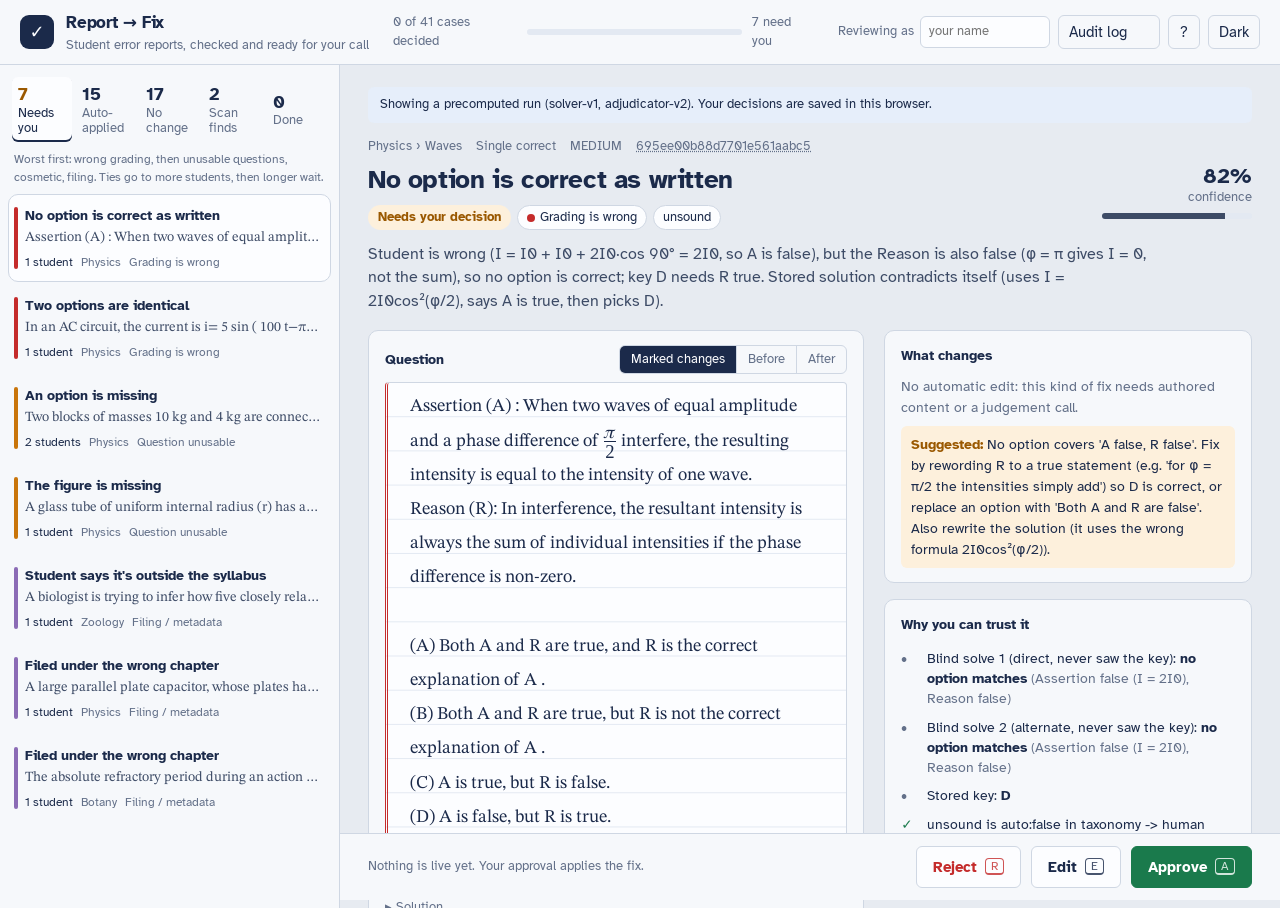
<file: index.html>
<!doctype html>
<meta charset="utf-8">
<title>Report → Fix · Acadza faculty console</title>
<meta http-equiv="refresh" content="0; url=console/">
<link rel="canonical" href="console/">
<p>Opening the faculty console… <a href="console/">continue</a></p>
</file>
<file: console/styles.css>
/* Report → Fix console
   Idea: a marking desk. The app is the desk (cool grey-blue); each question is an
   exam sheet (ruled paper); every change is a red-pen strike or a green-pen insert.
   Type: Atkinson Hyperlegible for UI (built for low-vision legibility - tired eyes
   at 10 PM), STIX Two Text for question content so prose matches STIX math. */

:root {
  --desk: #e7ebf1;
  --panel: #f6f8fb;
  --paper: #fcfdff;
  --rule: #e3e9f2;
  --line: #cfd7e3;
  --ink: #1b2a4a;
  --ink-2: #3d4b66;
  --muted: #637089;
  --red: #c42b2b;
  --red-bg: #fbe9e9;
  --green: #1a7a4c;
  --green-bg: #e3f4ea;
  --amber: #9a5800;
  --amber-bg: #fdf0dc;
  --blue: #2457a6;
  --blue-bg: #e6eefa;
  --focus: #2457a6;
  --t1: #c42b2b; --t2: #c9750a; --t3: #6a7fa3; --t4: #8b6bb5; --t9: #aab4c4;
  --radius-s: 6px; --radius-m: 10px;
  --ui: "Atkinson Hyperlegible", "Segoe UI", system-ui, sans-serif;
  --text: "STIX Two Text", "Cambria", "Georgia", serif;
  --math: "STIX Two Math", "Cambria Math", "Latin Modern Math", math;
  color-scheme: light;
}
:root[data-theme="dark"] {
  --desk: #121821;
  --panel: #18202b;
  --paper: #1c2430;
  --rule: #232d3b;
  --line: #2f3a4a;
  --ink: #e4e9f1;
  --ink-2: #c3ccd9;
  --muted: #94a1b5;
  --red: #ff8a8a; --red-bg: #3a1e22;
  --green: #6fd6a0; --green-bg: #173226;
  --amber: #f3b25e; --amber-bg: #33270f;
  --blue: #8db4f2; --blue-bg: #1b2a44;
  --focus: #8db4f2;
  color-scheme: dark;
}

* { box-sizing: border-box; }
html, body { margin: 0; height: 100%; }
body { background: var(--desk); color: var(--ink); font: 15px/1.5 var(--ui); -webkit-font-smoothing: antialiased; }
button, input, textarea, select { font: inherit; color: inherit; }
:focus-visible { outline: 2px solid var(--focus); outline-offset: 2px; border-radius: 4px; }
.skip { position: absolute; left: -999px; } .skip:focus { left: 8px; top: 8px; background: var(--paper); padding: 6px 10px; z-index: 9; }
.muted { color: var(--muted); } .small { font-size: 13px; }
kbd { font: 12px var(--ui); border: 1px solid var(--line); border-bottom-width: 2px; border-radius: 4px; padding: 0 5px; background: var(--paper); }

/* ---------- top bar ---------- */
.top { display: flex; align-items: center; gap: 24px; padding: 10px 20px; background: var(--panel); border-bottom: 1px solid var(--line); position: sticky; top: 0; z-index: 5; }
.brand { display: flex; align-items: center; gap: 12px; }
.logo { width: 34px; height: 34px; border-radius: 9px; background: var(--ink); color: var(--paper); display: grid; place-items: center; font-weight: 700; font-size: 18px; }
.brand h1 { font-size: 17px; margin: 0; letter-spacing: -0.01em; }
.brand .sub { margin: 0; font-size: 12.5px; color: var(--muted); }
.progress { flex: 1; display: flex; align-items: center; gap: 10px; font-size: 13px; color: var(--muted); min-width: 0; }
.progress .bar { flex: 0 1 220px; height: 6px; border-radius: 3px; background: var(--rule); overflow: hidden; }
.progress .bar i { display: block; height: 100%; background: var(--green); transition: width .3s; }
.top-actions { display: flex; align-items: center; gap: 8px; }
.who { font-size: 13px; color: var(--muted); display: flex; align-items: center; gap: 6px; }
.who input { width: 130px; padding: 5px 8px; border: 1px solid var(--line); border-radius: var(--radius-s); background: var(--paper); }
.ghost { background: transparent; border: 1px solid var(--line); border-radius: var(--radius-s); padding: 5px 10px; cursor: pointer; }
.ghost:hover { background: var(--paper); }
.ghost.icon { width: 32px; padding: 5px 0; }
.count { display: inline-block; min-width: 18px; padding: 0 5px; border-radius: 9px; background: var(--ink); color: var(--paper); font-size: 11.5px; text-align: center; }

/* ---------- layout ---------- */
.layout { display: grid; grid-template-columns: 340px 1fr; height: calc(100vh - 57px); }
.queue { border-right: 1px solid var(--line); background: var(--panel); display: flex; flex-direction: column; min-height: 0; }
.case { overflow: auto; min-width: 0; padding: 22px 28px 110px; }
.case:focus { outline: none; }

/* ---------- queue ---------- */
.tabs { display: grid; grid-template-columns: repeat(5, 1fr); gap: 4px; padding: 12px 12px 6px; overflow-x: auto; }
.tab { border: 0; background: transparent; padding: 7px 6px 6px; min-width: 0; border-radius: var(--radius-s); cursor: pointer; text-align: left; font-size: 12.5px; color: var(--muted); line-height: 1.2; }
.tab b { display: block; font-size: 18px; color: var(--ink); }
.tab[aria-selected="true"] { background: var(--paper); box-shadow: inset 0 -2px 0 var(--ink); color: var(--ink); }
.tab.needs b { color: var(--amber); }
.order-note { margin: 2px 14px 8px; font-size: 12px; color: var(--muted); }
.items { list-style: none; margin: 0; padding: 0 8px 20px; overflow: auto; flex: 1; }
.item { position: relative; display: block; width: 100%; text-align: left; border: 1px solid transparent; background: transparent; border-radius: var(--radius-m); padding: 10px 10px 10px 16px; cursor: pointer; margin-bottom: 2px; }
.item::before { content: ""; position: absolute; left: 5px; top: 12px; bottom: 12px; width: 4px; border-radius: 2px; background: var(--tier, var(--t9)); }
.item:hover { background: var(--paper); }
.item[aria-current="true"] { background: var(--paper); border-color: var(--line); }
.item .headline { font-weight: 700; font-size: 14px; display: block; }
.item .stem { display: block; font-family: var(--text); font-size: 14px; color: var(--ink-2); white-space: nowrap; overflow: hidden; text-overflow: ellipsis; margin-top: 1px; }
.item .meta { display: flex; gap: 8px; flex-wrap: wrap; margin-top: 5px; font-size: 12px; color: var(--muted); }
.item .who-n { color: var(--ink); }
.item.done { opacity: .62; }
.empty { padding: 30px 16px; color: var(--muted); text-align: center; }

/* ---------- chips ---------- */
.chip { display: inline-flex; align-items: center; gap: 5px; font-size: 12.5px; padding: 2px 9px; border-radius: 99px; border: 1px solid var(--line); background: var(--paper); white-space: nowrap; }
.chip.needs { background: var(--amber-bg); color: var(--amber); border-color: transparent; font-weight: 700; }
.chip.auto { background: var(--green-bg); color: var(--green); border-color: transparent; font-weight: 700; }
.chip.none { background: var(--blue-bg); color: var(--blue); border-color: transparent; font-weight: 700; }
.chip.warn { background: var(--red-bg); color: var(--red); border-color: transparent; font-weight: 700; }
.chip.done { background: var(--ink); color: var(--paper); border-color: transparent; }
.dot { width: 8px; height: 8px; border-radius: 50%; background: var(--tier, var(--t9)); display: inline-block; }

/* ---------- case header ---------- */
.crumbs { display: flex; flex-wrap: wrap; gap: 6px 14px; font-size: 13px; color: var(--muted); margin-bottom: 8px; }
.crumbs button { border: 0; background: none; color: var(--muted); cursor: pointer; padding: 0; text-decoration: underline dotted; }
.verdict { display: grid; grid-template-columns: 1fr auto; gap: 8px 24px; align-items: start; margin-bottom: 18px; }
.verdict h2 { font-size: 26px; line-height: 1.2; margin: 0; letter-spacing: -0.015em; font-weight: 700; max-width: 30ch; }
.verdict h2 .arrow { color: var(--muted); font-weight: 400; }
.verdict .chips { display: flex; gap: 6px; flex-wrap: wrap; margin-top: 10px; }
.evidence { grid-column: 1 / -1; margin: 4px 0 0; max-width: 78ch; font-size: 15.5px; color: var(--ink-2); }
.conf { text-align: right; font-size: 12.5px; color: var(--muted); min-width: 150px; }
.conf strong { display: block; font-size: 22px; color: var(--ink); line-height: 1.1; }
.meter { height: 6px; background: var(--rule); border-radius: 3px; margin-top: 6px; overflow: hidden; }
.meter i { display: block; height: 100%; background: var(--ink-2); }

.grid { display: grid; grid-template-columns: minmax(0, 1.35fr) minmax(300px, 1fr); gap: 20px; align-items: start; }
.col { display: flex; flex-direction: column; gap: 16px; min-width: 0; }
section.card { background: var(--panel); border: 1px solid var(--line); border-radius: var(--radius-m); padding: 14px 16px; }
section.card > h3 { font-size: 14px; margin: 0 0 10px; display: flex; justify-content: space-between; align-items: center; gap: 10px; }
section.card > h3 .muted { font-weight: 400; font-size: 12.5px; }

/* ---------- the exam sheet ---------- */
.sheet-head { display: flex; justify-content: space-between; align-items: center; gap: 10px; margin-bottom: 8px; flex-wrap: wrap; }
.sheet-head h3 { margin: 0; font-size: 14px; }
.seg { display: inline-flex; border: 1px solid var(--line); border-radius: var(--radius-s); overflow: hidden; }
.seg button { border: 0; background: transparent; padding: 4px 11px; font-size: 13px; cursor: pointer; color: var(--muted); }
.seg button + button { border-left: 1px solid var(--line); }
.seg button[aria-pressed="true"] { background: var(--ink); color: var(--paper); }
.sheet {
  background-color: var(--paper);
  background-image: linear-gradient(to bottom, transparent calc(1.9em - 1px), var(--rule) calc(1.9em - 1px), var(--rule) 1.9em);
  background-size: 100% 1.9em;
  border: 1px solid var(--line); border-left: 3px double var(--red);
  border-radius: 4px; padding: 6px 18px 10px 22px;
  font-family: var(--text); font-size: 18px; line-height: 1.9em; color: var(--ink);
  overflow-x: auto;
}
.sheet h3, .sheet h4, .sheet p, .sheet div { font: inherit; margin: 0; }
.sheet ol { margin: 0; padding-left: 1.4em; }
.sheet math { font-family: var(--math); font-size: 1.04em; }
.sheet .empty-field { color: var(--muted); font-style: italic; }
.label-row { font-family: var(--ui); font-size: 13px; color: var(--muted); margin: 14px 0 6px; cursor: pointer; list-style: none; }
.label-row::-webkit-details-marker { display: none; }
.label-row::before { content: "▸ "; }
details[open] > .label-row::before { content: "▾ "; }
.keyline { display: flex; align-items: center; gap: 10px; flex-wrap: wrap; font-size: 14px; margin-top: 10px; }
.keyline .k { font-family: var(--text); font-size: 17px; padding: 1px 10px; border-radius: var(--radius-s); background: var(--paper); border: 1px solid var(--line); }
.keyline .k.old { color: var(--red); text-decoration: line-through; text-decoration-thickness: 2px; background: var(--red-bg); border-color: transparent; }
.keyline .k.new { color: var(--green); background: var(--green-bg); border-color: transparent; font-weight: 600; }

/* red pen / green pen */
del.pen, .sheet del.pen { color: var(--red); background: var(--red-bg); text-decoration: line-through; text-decoration-color: var(--red); text-decoration-thickness: 2px; border-radius: 3px; padding: 0 2px; }
ins.pen, .sheet ins.pen { color: var(--green); background: var(--green-bg); text-decoration: underline wavy var(--green); text-underline-offset: 4px; border-radius: 3px; padding: 0 2px; }
mrow.mdel { color: var(--red); background: var(--red-bg); }
mrow.mins { color: var(--green); background: var(--green-bg); }

/* ---------- changes ---------- */
.change { border-top: 1px solid var(--line); padding: 10px 0; }
.change:first-of-type { border-top: 0; padding-top: 0; }
.change .field { font-size: 12.5px; color: var(--muted); margin-bottom: 4px; }
.change .pair { font-family: var(--text); font-size: 16px; line-height: 1.6; overflow-x: auto; }
.change .pair math { font-family: var(--math); }
.change .pair h3, .change .pair h4 { font: inherit; margin: 0; display: inline; }
.change .pair del.pen, .change .pair ins.pen { display: inline; }
.none-text { color: var(--muted); font-size: 14px; margin: 0; }
.suggestion { background: var(--amber-bg); color: var(--ink); border-radius: var(--radius-s); padding: 8px 10px; font-size: 14px; margin: 8px 0 0; }
.suggestion b { color: var(--amber); }

/* ---------- trust checks ---------- */
.checks { list-style: none; margin: 0; padding: 0; font-size: 13.5px; }
.checks li { display: grid; grid-template-columns: 20px 1fr; gap: 6px; padding: 4px 0; }
.checks .ok { color: var(--green); font-weight: 700; } .checks .hold { color: var(--amber); font-weight: 700; } .checks .bad { color: var(--red); font-weight: 700; } .checks .info { color: var(--muted); font-weight: 700; }
details.more summary { cursor: pointer; font-size: 13px; color: var(--muted); margin-top: 6px; }
details.more pre { white-space: pre-wrap; font-size: 12px; background: var(--paper); padding: 8px; border-radius: var(--radius-s); border: 1px solid var(--line); max-height: 260px; overflow: auto; }

/* ---------- reports + reply ---------- */
.report { padding: 8px 0; border-top: 1px solid var(--line); }
.report:first-of-type { border-top: 0; padding-top: 0; }
.report blockquote { margin: 0 0 4px; font-size: 15.5px; font-family: var(--text); }
.report blockquote::before { content: "“"; color: var(--muted); }
.report blockquote::after { content: "”"; color: var(--muted); }
.report .rmeta { display: flex; gap: 10px; flex-wrap: wrap; font-size: 12px; color: var(--muted); }
.report .claim { font-size: 13px; color: var(--ink-2); margin-top: 2px; }
.phone { background: var(--paper); border: 1px solid var(--line); border-radius: 18px; padding: 12px; }
.phone .from { font-size: 12px; color: var(--muted); margin-bottom: 6px; display: flex; justify-content: space-between; }
.bubble { background: var(--blue-bg); border-radius: 14px 14px 14px 4px; padding: 9px 12px; font-size: 14.5px; line-height: 1.45; }
.reply-tabs { display: flex; gap: 4px; flex-wrap: wrap; margin-bottom: 8px; }
.reply-tabs button { border: 1px solid var(--line); background: transparent; border-radius: 99px; font-size: 12px; padding: 2px 9px; cursor: pointer; }
.reply-tabs button[aria-pressed="true"] { background: var(--ink); color: var(--paper); border-color: var(--ink); }

/* ---------- system-found ---------- */
.found { padding: 9px 0; border-top: 1px solid var(--line); }
.found:first-of-type { border-top: 0; padding-top: 0; }
.found .fhead { display: flex; justify-content: space-between; gap: 8px; align-items: center; font-size: 13px; }
.found .pair { font-family: var(--text); font-size: 15px; margin: 4px 0; overflow-x: auto; }
.found .why { font-size: 13px; color: var(--ink-2); margin: 0; }
.mini { display: flex; gap: 4px; }
.mini button { font-size: 12px; padding: 2px 8px; }

/* ---------- action bar ---------- */
.actions { position: fixed; left: 340px; right: 0; bottom: 0; background: var(--panel); border-top: 1px solid var(--line); padding: 12px 28px; display: flex; align-items: center; gap: 10px; z-index: 4; }
.actions .hint { flex: 1; font-size: 13px; color: var(--muted); min-width: 0; }
.btn { border-radius: var(--radius-s); padding: 9px 16px; font-weight: 700; cursor: pointer; border: 1px solid var(--line); background: var(--paper); display: inline-flex; gap: 8px; align-items: center; }
.btn kbd { opacity: .8; background: transparent; color: inherit; border-color: currentColor; }
.btn.primary { background: var(--green); color: #fff; border-color: var(--green); }
:root[data-theme="dark"] .btn.primary { color: #0d1f16; }
.btn.danger { color: var(--red); }
.btn:disabled { opacity: .45; cursor: not-allowed; }
.decided { display: flex; align-items: center; gap: 10px; font-size: 14px; }

/* ---------- editor ---------- */
.editor { border: 1px dashed var(--ink-2); border-radius: var(--radius-m); padding: 12px; background: var(--paper); margin-top: 10px; }
.editor label { display: block; font-size: 12.5px; color: var(--muted); margin: 8px 0 3px; }
.editor textarea, .editor input[type=text], .editor select { width: 100%; border: 1px solid var(--line); border-radius: var(--radius-s); padding: 7px 9px; background: var(--panel); font: 13px/1.45 ui-monospace, Consolas, monospace; }
.editor textarea { min-height: 84px; resize: vertical; }
.letters { display: flex; gap: 6px; }
.letters button { width: 40px; height: 36px; border-radius: var(--radius-s); border: 1px solid var(--line); background: var(--panel); cursor: pointer; font-weight: 700; }
.letters button[aria-pressed="true"] { background: var(--green); color: #fff; border-color: var(--green); }
.editor .err { color: var(--red); font-size: 13px; margin-top: 6px; }
.reasons { display: flex; gap: 6px; flex-wrap: wrap; margin-top: 8px; }
.reasons button { border: 1px solid var(--line); background: var(--panel); border-radius: 99px; padding: 4px 11px; font-size: 13px; cursor: pointer; }

/* ---------- dialogs / toast ---------- */
dialog.drawer { border: 1px solid var(--line); border-radius: var(--radius-m); background: var(--panel); color: var(--ink); width: min(760px, 94vw); max-height: 86vh; padding: 18px 20px; }
dialog.drawer.narrow { width: min(420px, 94vw); }
dialog::backdrop { background: rgba(18, 24, 33, .45); }
.drawer-head { display: flex; justify-content: space-between; align-items: center; gap: 10px; }
.drawer-head h2 { margin: 0; font-size: 18px; }
.audit-list { list-style: none; padding: 0; margin: 12px 0 0; font-size: 13.5px; }
.audit-list li { border-top: 1px solid var(--line); padding: 8px 0; display: grid; grid-template-columns: 140px 1fr; gap: 10px; }
.audit-list time { color: var(--muted); font-size: 12.5px; }
.keys { display: grid; grid-template-columns: auto 1fr; gap: 8px 16px; margin: 14px 0 0; }
.keys dd { margin: 0; }
.toast { position: fixed; left: 50%; bottom: 82px; transform: translateX(-50%); background: var(--ink); color: var(--paper); padding: 9px 14px; border-radius: var(--radius-s); font-size: 14px; display: flex; gap: 12px; align-items: center; z-index: 10; }
.toast[hidden] { display: none; }
.toast button { background: transparent; border: 1px solid currentColor; color: inherit; border-radius: 4px; padding: 1px 8px; cursor: pointer; }
.banner { background: var(--blue-bg); color: var(--ink); border-radius: var(--radius-s); padding: 8px 12px; font-size: 13px; margin-bottom: 14px; }

@media (max-width: 1180px) { .grid { grid-template-columns: 1fr; } }
@media (max-width: 820px) {
  body { overflow-x: hidden; }
  .layout { grid-template-columns: minmax(0, 1fr); height: auto; }
  .tabs { grid-template-columns: repeat(5, minmax(62px, 1fr)); }
  .brand .sub, .who span { display: none; }
  .top-actions { flex-wrap: wrap; }
  .grid { grid-template-columns: minmax(0, 1fr); }
  .verdict h2 { font-size: 22px; }
  .queue { max-height: 46vh; border-right: 0; border-bottom: 1px solid var(--line); }
  .actions { left: 0; padding: 10px 14px; }
  .actions .hint { display: none; }
  .case { padding: 16px 14px 120px; }
  .top { flex-wrap: wrap; gap: 10px; }
  .progress { order: 3; flex-basis: 100%; }
  .who input { width: 100px; }
  .verdict { grid-template-columns: 1fr; } .conf { text-align: left; }
}
@media (prefers-reduced-motion: reduce) { * { transition: none !important; } }

/* undo form */
.undo-form { border-color: var(--red); }
.undo-form .reasons button[aria-checked="true"] { background: var(--ink); color: var(--paper); border-color: var(--ink); }
.undo-form textarea.note { width: 100%; min-height: 64px; font: 14px/1.45 var(--ui); border: 1px solid var(--line); border-radius: var(--radius-s); padding: 7px 9px; background: var(--panel); resize: vertical; }
.undo-actions { display: flex; justify-content: flex-end; gap: 8px; margin-top: 10px; }
.btn.danger.solid { background: var(--red); color: #fff; border-color: var(--red); }
:root[data-theme="dark"] .btn.danger.solid { color: #2a0d0d; }
.stats { background: var(--paper); border: 1px solid var(--line); border-radius: var(--radius-s); padding: 8px 12px; margin-top: 12px; font-size: 14px; }
</file>
